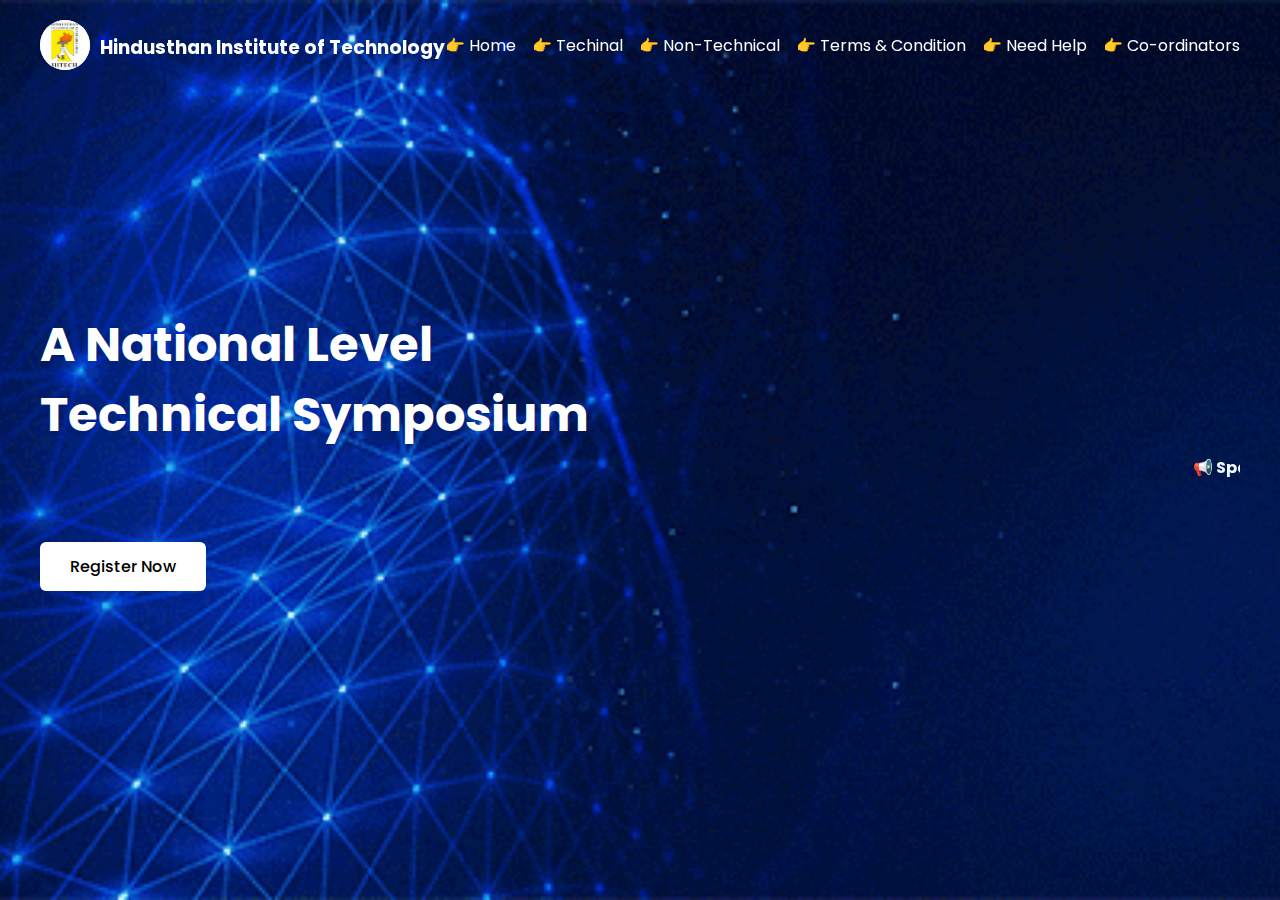
<file: index.html>
<!DOCTYPE html>
<html lang="en">
  <head>
    <meta charset="UTF-8">
    <meta name="viewport" content="width=device-width, initial-scale=1.0">
    <title>Hindusthan</title>
    <link rel="stylesheet" href="main.css">
    <!-- Google Fonts Links For Icon -->
    <link rel="stylesheet" href="https://fonts.googleapis.com/css2?family=Material+Symbols+Outlined:opsz,wght,FILL,GRAD@24,400,0,0">
  </head>
  <body>
    <header>
      <nav class="navbar">
        <!-- <a class="logo" href="#">HiTech<span></span></a> -->
        <div class="logo-container">
          <img src="images.png" alt="logo" class="logo"/>
      </div>
        <h3 style="color: white;">Hindusthan Institute of Technology</h3>
        <ul class="menu-links">
          <span id="close-menu-btn" class="material-symbols-outlined">close</span>
          <li><a href="#">👉 Home</a></li>
          <li><a href="event.html">👉 Techinal </a></li>
          <li><a href="VR.html">👉 Non-Technical </a></li>
          <li><a href="Main rules.jpg">👉 Terms & Condition</a></li>
          <li><a href="login/contact.html">👉 Need Help</a></li>
          <li><a href="coden.html">👉 Co-ordinators</a></li> 
        </ul>
        <span id="hamburger-btn" class="material-symbols-outlined">menu</span>
      </nav>
      <!-- <Center>
        <h4 style="color: white;">Coimbatore - 641032</h4>
      </Center> -->
      
    </header>
    <section class="hero-section">
      <div class="content">
        <h2>A National Level Technical Symposium</h2>
        <marquee behavior="" direction="">
          <h4 style="color: aliceblue;"> 📢 Spartanz2k24 All Events is currently Suspended Due to Parliament Election! 😔 Sorry for inconvenience!"</h4>
        </marquee>
        <a href="event.html">
        <button>Register Now</button>
        </a>
      </div>
    </section>

    <script>
      const header = document.querySelector("header");
      const hamburgerBtn = document.querySelector("#hamburger-btn");
      const closeMenuBtn = document.querySelector("#close-menu-btn");

      // Toggle mobile menu on hamburger button click
      hamburgerBtn.addEventListener("click", () => header.classList.toggle("show-mobile-menu"));

      // Close mobile menu on close button click
      closeMenuBtn.addEventListener("click", () => hamburgerBtn.click());
    </script>
    
  </body>
</html>
</file>
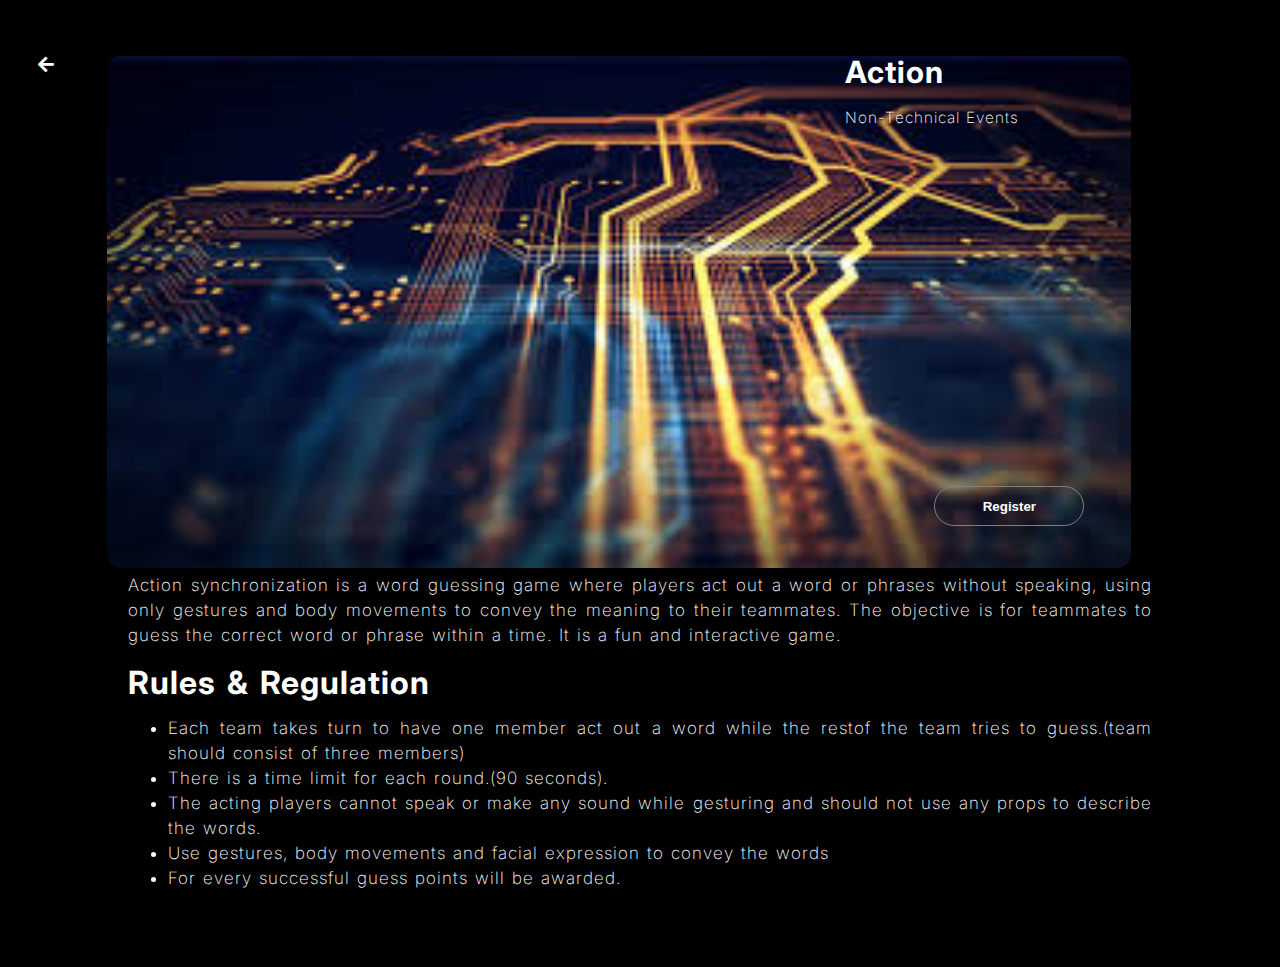
<file: Action.html>
<!DOCTYPE html>
<html lang="en">
<head>
    <meta charset="UTF-8">
    <meta name="viewport" content="width=device-width, initial-scale=1.0">
    <title>Document</title>
    <link rel="stylesheet" href="ui.css">
    <link rel="preconnect" href="https://fonts.googleapis.com">
    <link rel="preconnect" href="https://fonts.gstatic.com" crossorigin>
    <link href="https://fonts.googleapis.com/css2?family=Inter:wght@100&display=swap" rel="stylesheet">
    <link rel="stylesheet" href="https://cdnjs.cloudflare.com/ajax/libs/font-awesome/5.15.3/css/all.min.css" integrity="sha512-...your-integrity-hash-here..." crossorigin="anonymous" referrerpolicy="no-referrer" />
</head>
<body>
    <div class="img">
        <div class="icon">
            <a href="event.html" class="back-button"><i class="fas fa-arrow-left"></i></a>
        </div>
        <div class="icon">
            <img src="action.jpg" alt="" class="uiux">
        </div>
    </div>
    <div class="eventname">
        <h1>Action</h1>
        <p>Non-Technical Events</p>
    </div>

    <div>
        <a href="https://shorturl.at/ghsu2"><button class="btn1" >Register</button></a>
    </div>
    
    <div class="para">
        <p>Action synchronization is a word guessing game where players act out
            a word or phrases without speaking, using only gestures and body movements
            to convey the meaning to their teammates. The objective is for teammates to
            guess the correct word or phrase within a time. It is a fun and interactive
            game.
            </p>
    </div>
    <h1>Rules & Regulation</h1>
    <ul>
        <li>Each team takes turn to have one member act out a word while the restof the team tries to guess.(team should consist of three members)</li>
        <li>There is a time limit for each round.(90 seconds).</li>
        <li>The acting players cannot speak or make any sound while gesturing and should not use any props to describe the words.</li>
        <li>Use gestures, body movements and facial expression to convey the words</li>
        <li>For every successful guess points will be awarded.</li>
    </ul>
    
    <div>
        <a href="https://shorturl.at/ghsu2">
            <button class="btn2">
                 Register
            </button>
        </a>
        
    </div>
   

</body>
</html>
</file>
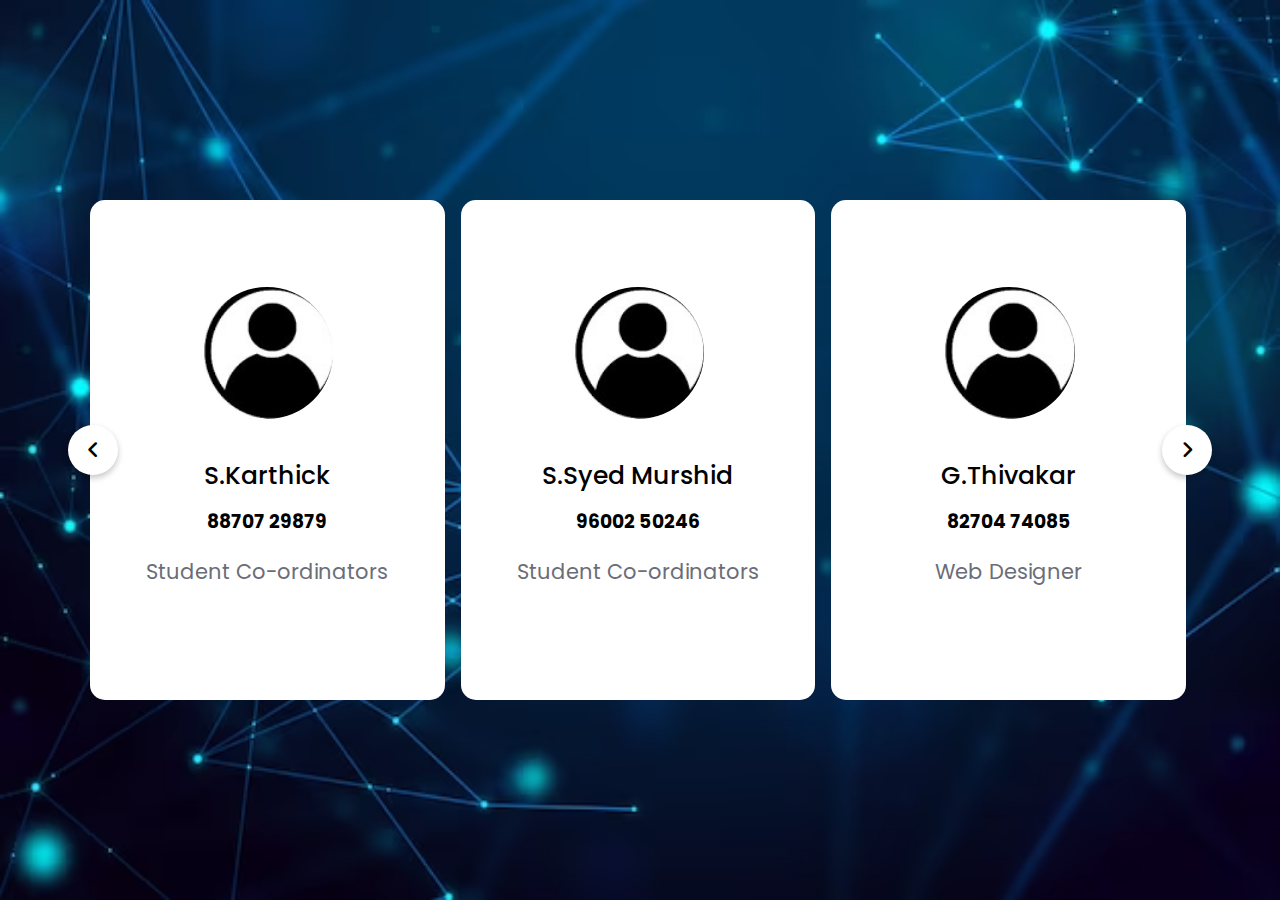
<file: coden.html>
<!DOCTYPE html>
<html lang="en" dir="ltr">
  <head>
    <meta charset="utf-8">
    <title>Hindusthan</title>
    <link rel="stylesheet" href="coden.css">
    <meta name="viewport" content="width=device-width, initial-scale=1.0">
    <!-- Fontawesome Link for Icons -->
    <link rel="stylesheet" href="https://cdnjs.cloudflare.com/ajax/libs/font-awesome/6.3.0/css/all.min.css">
    <script src="coden.js" defer></script>
  </head>
  <body>
    <div>
    </div>
    <div class="wrapper">
      <i id="left" class="fa-solid fa-angle-left"></i>
      <ul class="carousel">
        <!-- <li class="card">
          <div class="img"><img sr="Screenshot (71).png" alt="img" draggable="false"></div>
          <h2>Mr.k.Murgan</h2>
          <span>Faculty Co-ordinator</span>
        </li> -->
        <li class="card">
          <div class="img"><img src="download (2).jpg" alt="img" draggable="false"></div>
          <h2> S.Karthick</h2>
          <h3>88707 29879</h3>
          <span>Student Co-ordinators</span>
        </li>
        <li class="card">
          <div class="img"><img src="download (2).jpg" alt="img" draggable="false"></div>
          <h2>S.Syed Murshid</h2>
          <h3>96002 50246</h3>
          <span>Student Co-ordinators</span>
        </li>
        <li class="card">
          <div class="img"><img src="download (2).jpg" alt="img" draggable="false"></div>
          <h2>G.Thivakar</h2>
          <h3>82704 74085</h3>
          <span>Web Designer</span>
        </li>
        <li class="card">
          <div class="img"><img src="download (2).jpg" alt="img" draggable="false"></div>
          <h2>S.Maheswari</h2>
          <h3>93425 31751</h3>
          <span>Student Co-ordinators</span>
        </li>
      </ul>
      <i id="right" class="fa-solid fa-angle-right"></i>
    </div>

  </body>
</html>
</file>
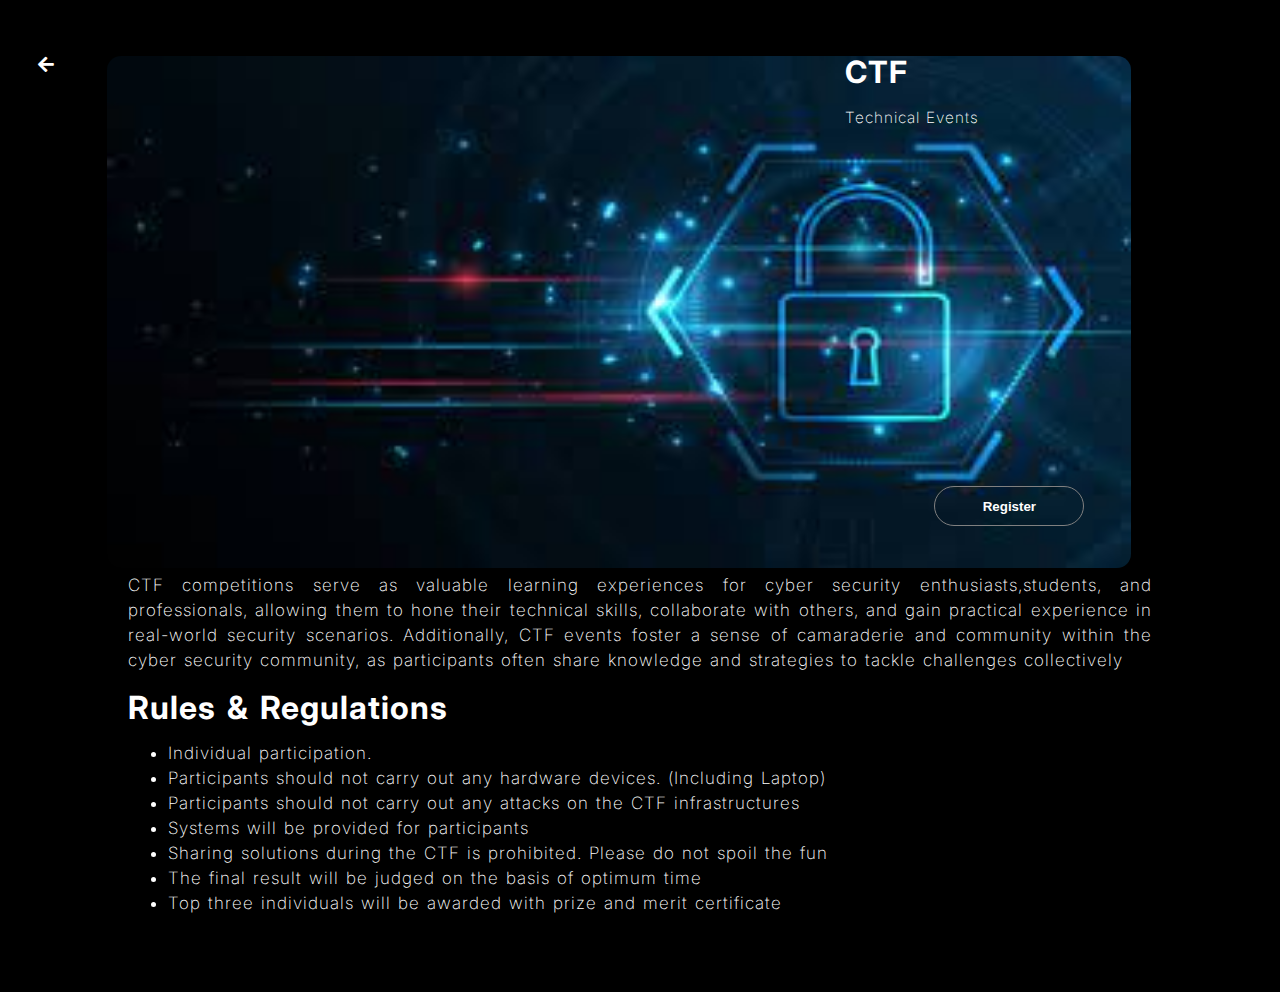
<file: CTF.html>
<!DOCTYPE html>
<html lang="en">
<head>
    <meta charset="UTF-8">
    <meta name="viewport" content="width=device-width, initial-scale=1.0">
    <title>Document</title>
    <link rel="stylesheet" href="ui.css">
    <link rel="preconnect" href="https://fonts.googleapis.com">
    <link rel="preconnect" href="https://fonts.gstatic.com" crossorigin>
    <link href="https://fonts.googleapis.com/css2?family=Inter:wght@100&display=swap" rel="stylesheet">
    <link rel="stylesheet" href="https://cdnjs.cloudflare.com/ajax/libs/font-awesome/5.15.3/css/all.min.css" integrity="sha512-...your-integrity-hash-here..." crossorigin="anonymous" referrerpolicy="no-referrer" />
</head>
<body>
    <div class="img">
        <div class="icon">
            <a href="event.html" class="back-button"><i class="fas fa-arrow-left"></i></a>
        </div>
        <div class="icon">
            <img src="cybersecurity.jpg" alt="" class="uiux">
        </div>
    </div>
    <div class="eventname">
        <h1>CTF</h1>
        <p>Technical Events</p>
    </div>

    <div>
        <a href="https://shorturl.at/ghsu2"><button class="btn1" >Register</button></a>
    </div>
    
    <div class="para">
        <p>CTF competitions serve as valuable learning experiences for cyber
            security enthusiasts,students, and professionals, allowing them to hone their
            technical skills, collaborate with others, and gain practical experience in real-world
            security scenarios. Additionally, CTF events foster a sense of camaraderie and
            community within the cyber security community, as participants often share
            knowledge and strategies to tackle challenges collectively</p>
    </div>
    <h1>Rules & Regulations</h1>
    <ul>
        <li>Individual participation.</li>
        <li>Participants should not carry out any hardware devices. (Including Laptop)</li>
        <li>Participants should not carry out any attacks on the CTF infrastructures</li>
        <li>Systems will be provided for participants</li>
        <li>Sharing solutions during the CTF is prohibited. Please do not spoil the fun</li>
        <li>The final result will be judged on the basis of optimum time</li>
         <li>Top three individuals will be awarded with prize and merit certificate</li>
    </ul>
    
    <div>
        <a href="https://shorturl.at/ghsu2">
            <button class="btn2">
                 Register
            </button>
        </a>
        
    </div>
   

</body>
</html>
</file>
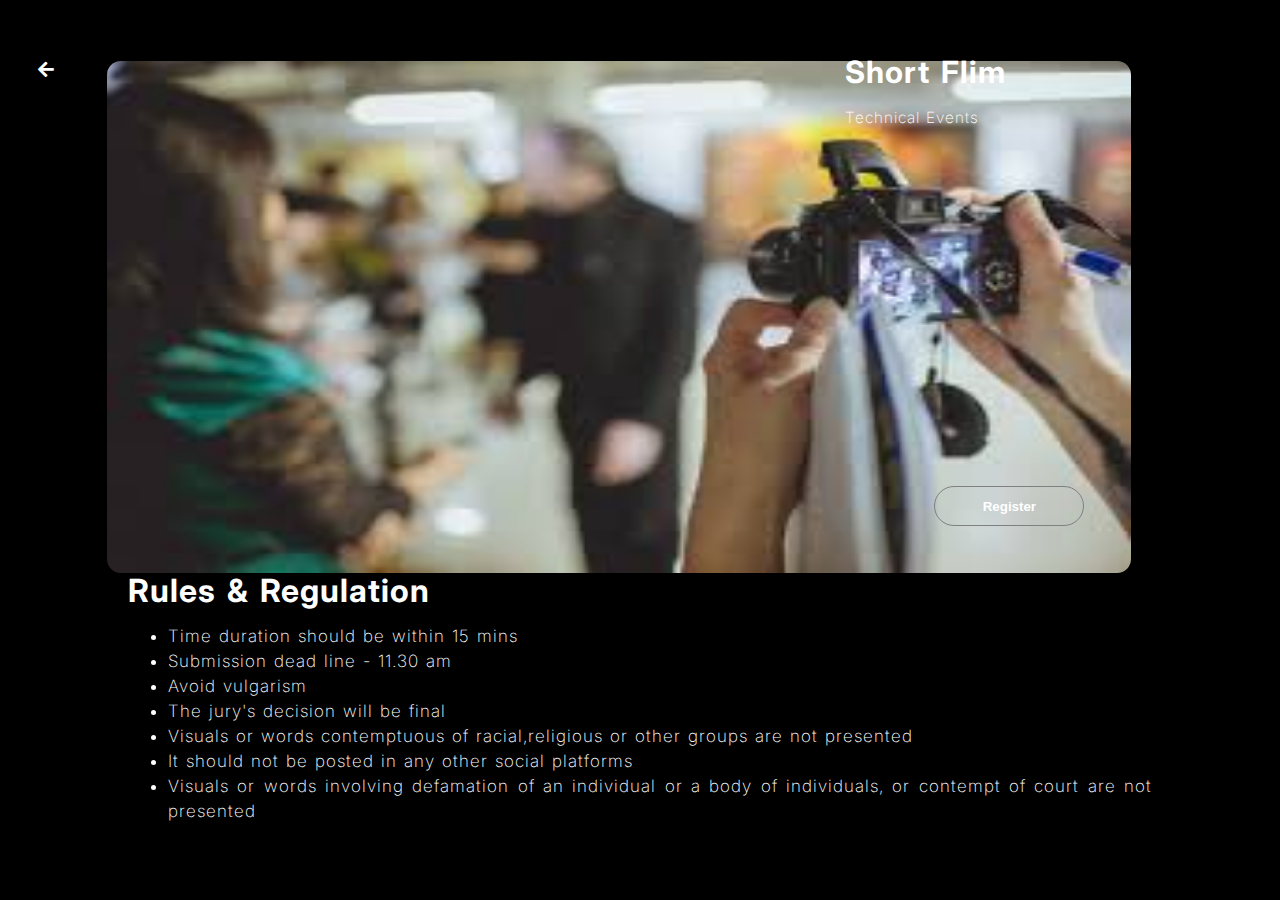
<file: film.html>
<!DOCTYPE html>
<html lang="en">
<head>
    <meta charset="UTF-8">
    <meta name="viewport" content="width=device-width, initial-scale=1.0">
    <title>Document</title>
    <link rel="stylesheet" href="ui.css">
    <link rel="preconnect" href="https://fonts.googleapis.com">
    <link rel="preconnect" href="https://fonts.gstatic.com" crossorigin>
    <link href="https://fonts.googleapis.com/css2?family=Inter:wght@100&display=swap" rel="stylesheet">
    <link rel="stylesheet" href="https://cdnjs.cloudflare.com/ajax/libs/font-awesome/5.15.3/css/all.min.css" integrity="sha512-...your-integrity-hash-here..." crossorigin="anonymous" referrerpolicy="no-referrer" />
</head>
<body>
    <div class="img">
        <div class="icon">
            <a href="event.html" class="back-button"><i class="fas fa-arrow-left"></i></a>
        </div>
        <div class="icon">
            <img src="short.jpg" alt="" class="uiux">
        </div>
    </div>
    <div class="eventname">
        <h1>Short Flim</h1>
        <p>Technical Events</p>
    </div>

    <div>
        <a href="https://shorturl.at/ghsu2"><button class="btn1" >Register</button></a>
    </div>
    
    

    <div class="para">
        <p></p>
    </div>
    <h1>Rules & Regulation </h1>
    <ul>
        <li>Time duration should be within 15 mins</li>
        <li>Submission dead line - 11.30 am</li>
        <li>Avoid vulgarism</li>
        <li>The jury's decision will be final</li>
        <li>Visuals or words contemptuous of racial,religious or other groups are not presented</li>
        <li>It should not be posted in any other social platforms</li>
        <li>Visuals or words involving defamation of an individual or a body of individuals, or contempt of court are not presented</li>
    </ul>
    
    <div>
        <a href="https://shorturl.at/ghsu2">
            <button class="btn2">
                 Register
            </button>
        </a>
        
    </div>
   

</body>
</html>
</file>
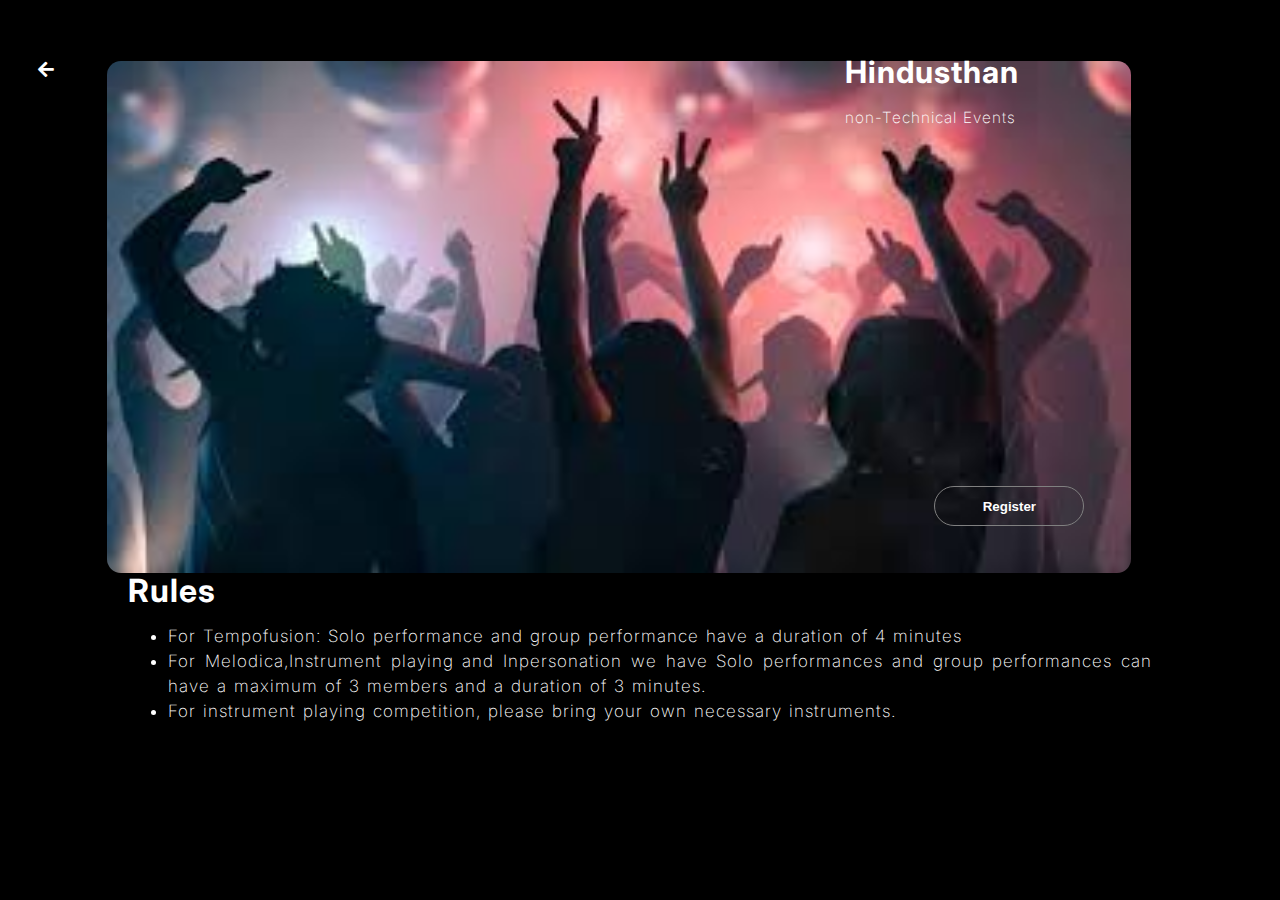
<file: Hindusthan.html>
<!DOCTYPE html>
<html lang="en">
<head>
    <meta charset="UTF-8">
    <meta name="viewport" content="width=device-width, initial-scale=1.0">
    <title>Document</title>
    <link rel="stylesheet" href="ui.css">
    <link rel="preconnect" href="https://fonts.googleapis.com">
    <link rel="preconnect" href="https://fonts.gstatic.com" crossorigin>
    <link href="https://fonts.googleapis.com/css2?family=Inter:wght@100&display=swap" rel="stylesheet">
    <link rel="stylesheet" href="https://cdnjs.cloudflare.com/ajax/libs/font-awesome/5.15.3/css/all.min.css" integrity="sha512-...your-integrity-hash-here..." crossorigin="anonymous" referrerpolicy="no-referrer" />
</head>
<body>
    <div class="img">
        <div class="icon">
            <a href="event.html" class="back-button"><i class="fas fa-arrow-left"></i></a>
        </div>
        <div class="icon">
            <img src="hindusthan.jpg" alt="" class="uiux">
        </div>
    </div>
    <div class="eventname">
        <h1>Hindusthan</h1>
        <p>non-Technical Events</p>
    </div>

    <div>
        <a href="https://shorturl.at/ghsu2"><button class="btn1" >Register</button></a>
    </div>
    

    

    <div class="para">
    <h1>Rules</h1>
    <ul>
        <li>For Tempofusion: Solo performance and group performance have a duration of 4 minutes</li>
        <li>For Melodica,Instrument playing and Inpersonation  we have Solo performances and group performances can have a maximum of 3 members and a duration of 3 minutes.</li>
        <li>For instrument playing competition, please bring your own necessary instruments.</li>
    </ul>
    
    <div>
        <a href="https://shorturl.at/ghsu2">
            <button class="btn2">
                 Register
            </button>
        </a>
        
    </div>
   

</body>
</html>
</file>
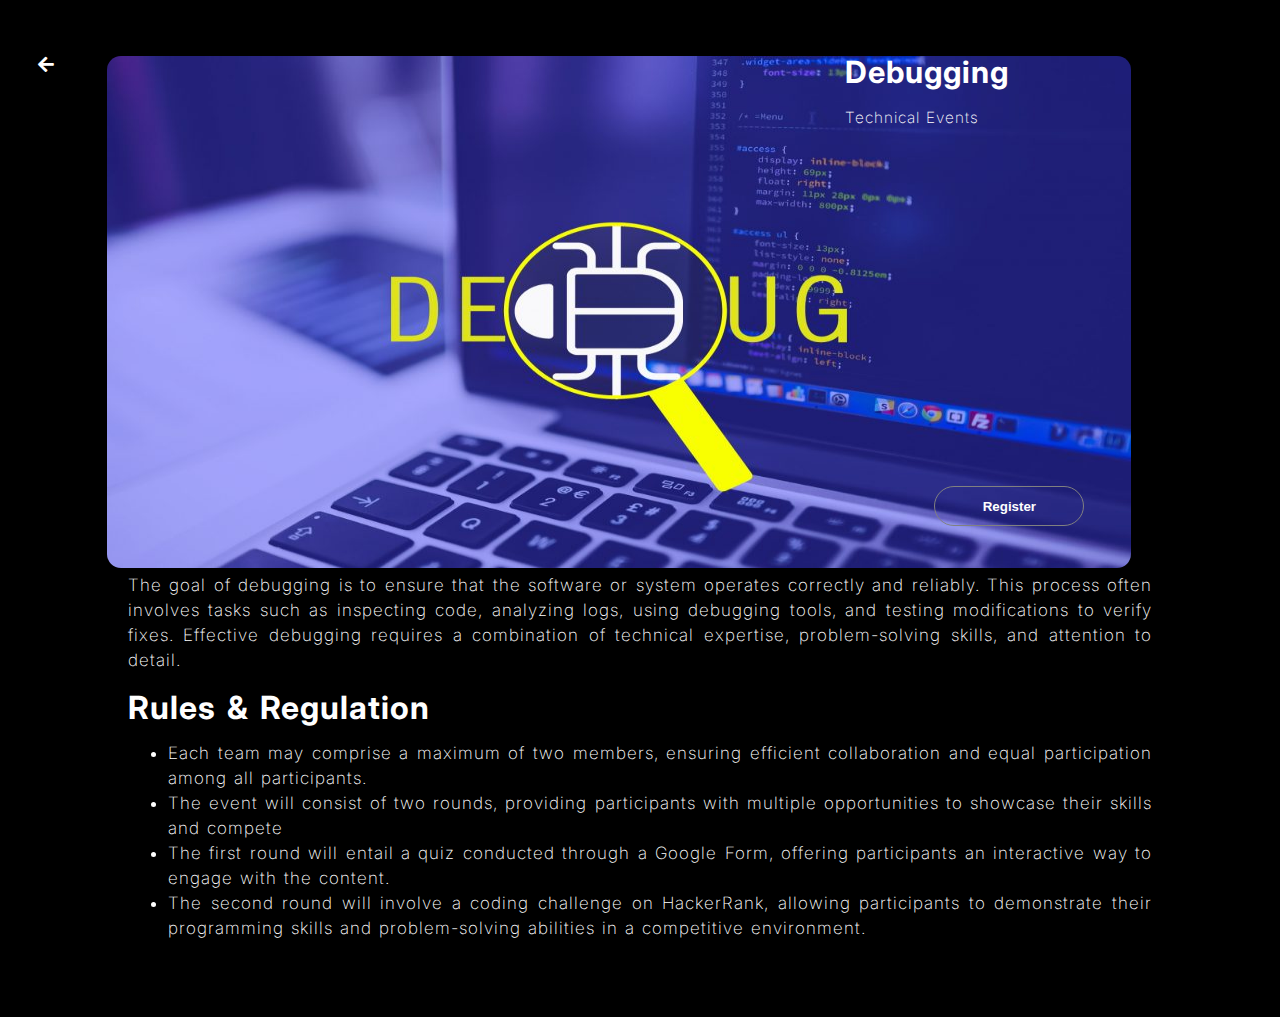
<file: Hugs.html>
<!DOCTYPE html>
<html lang="en">
<head>
    <meta charset="UTF-8">
    <meta name="viewport" content="width=device-width, initial-scale=1.0">
    <title>Document</title>
    <link rel="stylesheet" href="ui.css">
    <link rel="preconnect" href="https://fonts.googleapis.com">
    <link rel="preconnect" href="https://fonts.gstatic.com" crossorigin>
    <link href="https://fonts.googleapis.com/css2?family=Inter:wght@100&display=swap" rel="stylesheet">
    <link rel="stylesheet" href="https://cdnjs.cloudflare.com/ajax/libs/font-awesome/5.15.3/css/all.min.css" integrity="sha512-...your-integrity-hash-here..." crossorigin="anonymous" referrerpolicy="no-referrer" />
</head>
<body>
    <div class="img">
        <div class="icon">
            <a href="event.html" class="back-button"><i class="fas fa-arrow-left"></i></a>
        </div>
        <div class="icon">
            <img src="hugsforbugs.jpg" alt="" class="uiux">
        </div>
    </div>
    <div class="eventname">
        <h1>Debugging</h1>
        <p>Technical Events</p>
    </div>

    <div>
        <a href="https://shorturl.at/ghsu2"><button class="btn1" >Register</button></a>
    </div>

    <div class="para">
        <p>The goal of debugging is to ensure that the software or system operates correctly
            and reliably. This process often involves tasks such as inspecting code, analyzing
            logs, using debugging tools, and testing modifications to verify fixes. Effective
            debugging requires a combination of technical expertise, problem-solving skills,
            and attention to detail.
            </p>
    </div>
    <h1>Rules & Regulation</h1>
    <ul>
        <li>Each team may comprise a maximum of two members, ensuring efficient
            collaboration and equal participation among all participants.</li>
        <li>The event will consist of two rounds, providing participants with multiple
            opportunities to showcase their skills and compete</li>
        <li>The first round will entail a quiz conducted through a Google Form,
            offering participants an interactive way to engage with the content.</li>
        <li>The second round will involve a coding challenge on HackerRank, allowing
            participants to demonstrate their programming skills and problem-solving
            abilities in a competitive environment.</li>
    </ul>
    
    <div>
        <a href="https://shorturl.at/ghsu2">
            <button class="btn2">
                 Register
            </button>
        </a>
        
    </div>
   

</body>
</html>
</file>
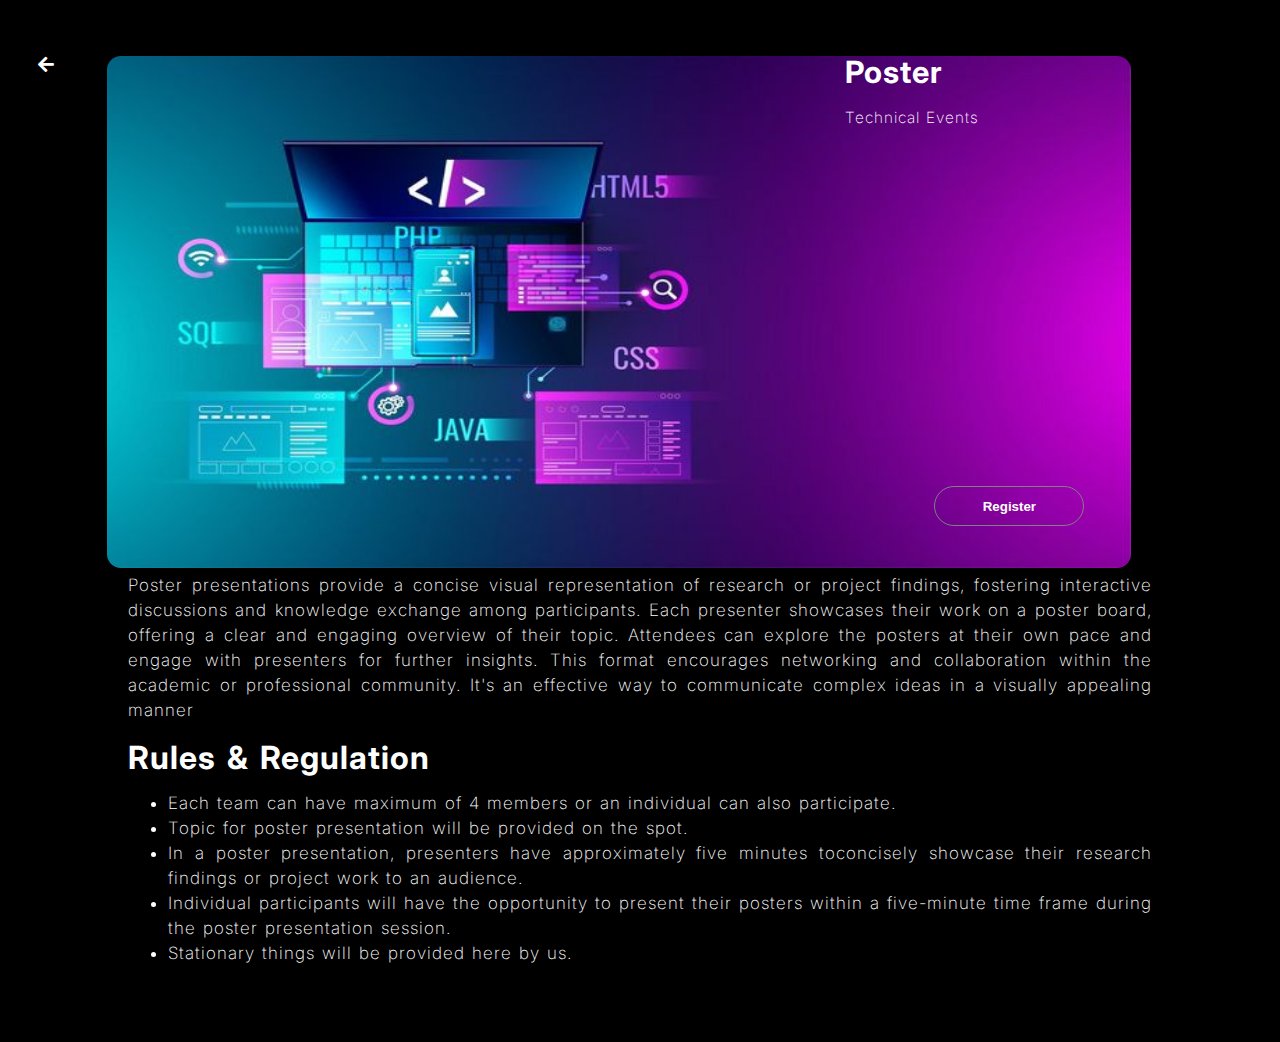
<file: paper.html>
<!DOCTYPE html>
<html lang="en">
<head>
    <meta charset="UTF-8">
    <meta name="viewport" content="width=device-width, initial-scale=1.0">
    <title>Document</title>
    <link rel="stylesheet" href="ui.css">
    <link rel="preconnect" href="https://fonts.googleapis.com">
    <link rel="preconnect" href="https://fonts.gstatic.com" crossorigin>
    <link href="https://fonts.googleapis.com/css2?family=Inter:wght@100&display=swap" rel="stylesheet">
    <link rel="stylesheet" href="https://cdnjs.cloudflare.com/ajax/libs/font-awesome/5.15.3/css/all.min.css" integrity="sha512-...your-integrity-hash-here..." crossorigin="anonymous" referrerpolicy="no-referrer" />
</head>
<body>
    <div class="img">
        <div class="icon">
            <a href="event.html" class="back-button"><i class="fas fa-arrow-left"></i></a>
        </div>
        <div class="icon">
            <img src="web designing logo.jpg" alt="" class="uiux">
        </div>
    </div>
    <div class="eventname">
        <h1>Poster</h1>
        <p>Technical Events</p>
    </div>

    <div>
        <a href="https://shorturl.at/ghsu2"><button class="btn1" >Register</button></a>
    </div>
    

    <div class="para">
        <p>Poster presentations provide a concise visual representation of research or
            project findings, fostering interactive discussions and knowledge exchange among
            participants. Each presenter showcases their work on a poster board, offering a
            clear and engaging overview of their topic. Attendees can explore the posters at
            their own pace and engage with presenters for further insights. This format
            encourages networking and collaboration within the academic or professional
            community. It's an effective way to communicate complex ideas in a visually
            appealing manner</p>
    </div>
    <h1>Rules & Regulation</h1>
    <ul>
        <li>Each team can have maximum of 4 members or an individual can also participate.</li>
        <li>Topic for poster presentation will be provided on the spot.</li>
        <li>In a poster presentation, presenters have approximately five minutes toconcisely showcase their research findings or project work to an audience.</li>
        <li>Individual participants will have the opportunity to present their posters within a five-minute time frame during the poster presentation session.</li>
        <li>Stationary things will be provided here by us.</li>
    </ul>
    
    <div>
        <a href="https://shorturl.at/ghsu2">
            <button class="btn2">
                 Register
            </button>
        </a>
        
    </div>
   

</body>
</html>
</file>
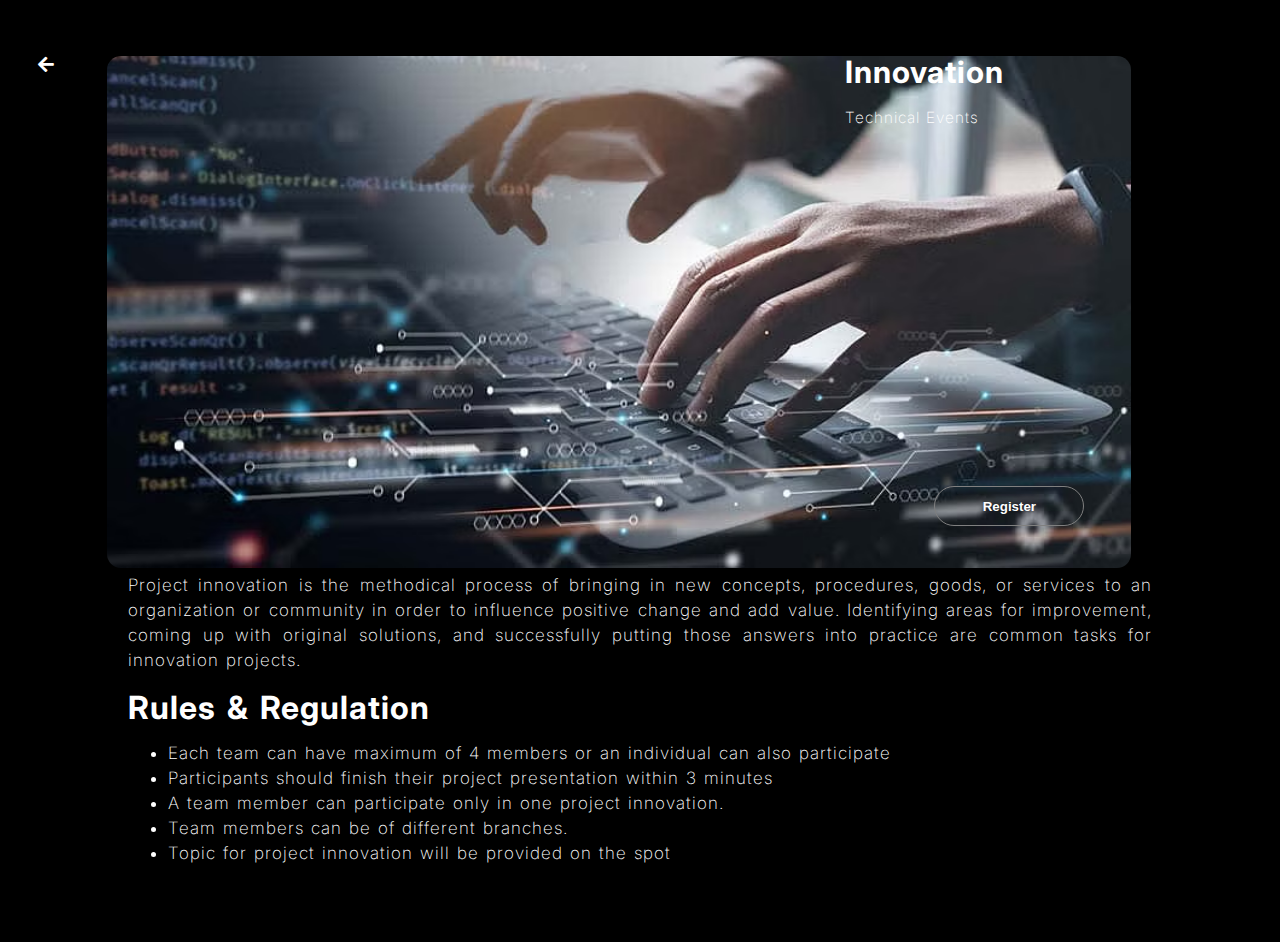
<file: project.html>
<!DOCTYPE html>
<html lang="en">
<head>
    <meta charset="UTF-8">
    <meta name="viewport" content="width=device-width, initial-scale=1.0">
    <title>Document</title>
    <link rel="stylesheet" href="ui.css">
    <link rel="preconnect" href="https://fonts.googleapis.com">
    <link rel="preconnect" href="https://fonts.gstatic.com" crossorigin>
    <link href="https://fonts.googleapis.com/css2?family=Inter:wght@100&display=swap" rel="stylesheet">
    <link rel="stylesheet" href="https://cdnjs.cloudflare.com/ajax/libs/font-awesome/5.15.3/css/all.min.css" integrity="sha512-...your-integrity-hash-here..." crossorigin="anonymous" referrerpolicy="no-referrer" />
</head>
<body>
    <div class="img">
        <div class="icon">
            <a href="event.html" class="back-button"><i class="fas fa-arrow-left"></i></a>
        </div>
        <div class="icon">
            <img src="project_innovation.avif" alt="" class="uiux">
        </div>
    </div>
    <div class="eventname">
        <h1>Innovation</h1>
        <p>Technical Events</p>
    </div>

    <div>
        <a href="https://shorturl.at/ghsu2"><button class="btn1" >Register</button></a>
    </div>

    <div class="para">
        <p>Project innovation is the methodical process of bringing in new concepts,
            procedures, goods, or services to an organization or community in order to
            influence positive change and add value. Identifying areas for
            improvement, coming up with original solutions, and successfully putting
            those answers into practice are common tasks for innovation projects.</p>
    </div>
    <h1>Rules & Regulation</h1>
    <ul>
        <li>Each team can have maximum of 4 members or an individual can also
            participate</li>
        <li>Participants should finish their project presentation within 3 minutes</li>
        <li>A team member can participate only in one project innovation.</li>
        <li>Team members can be of different branches.</li>
        <li>Topic for project innovation will be provided on the spot</li>
    </ul>
    
    <div>
        <a href="https://shorturl.at/ghsu2">
            <button class="btn2">
                 Register
            </button>
        </a>
        
    </div>
   

</body>
</html>
</file>
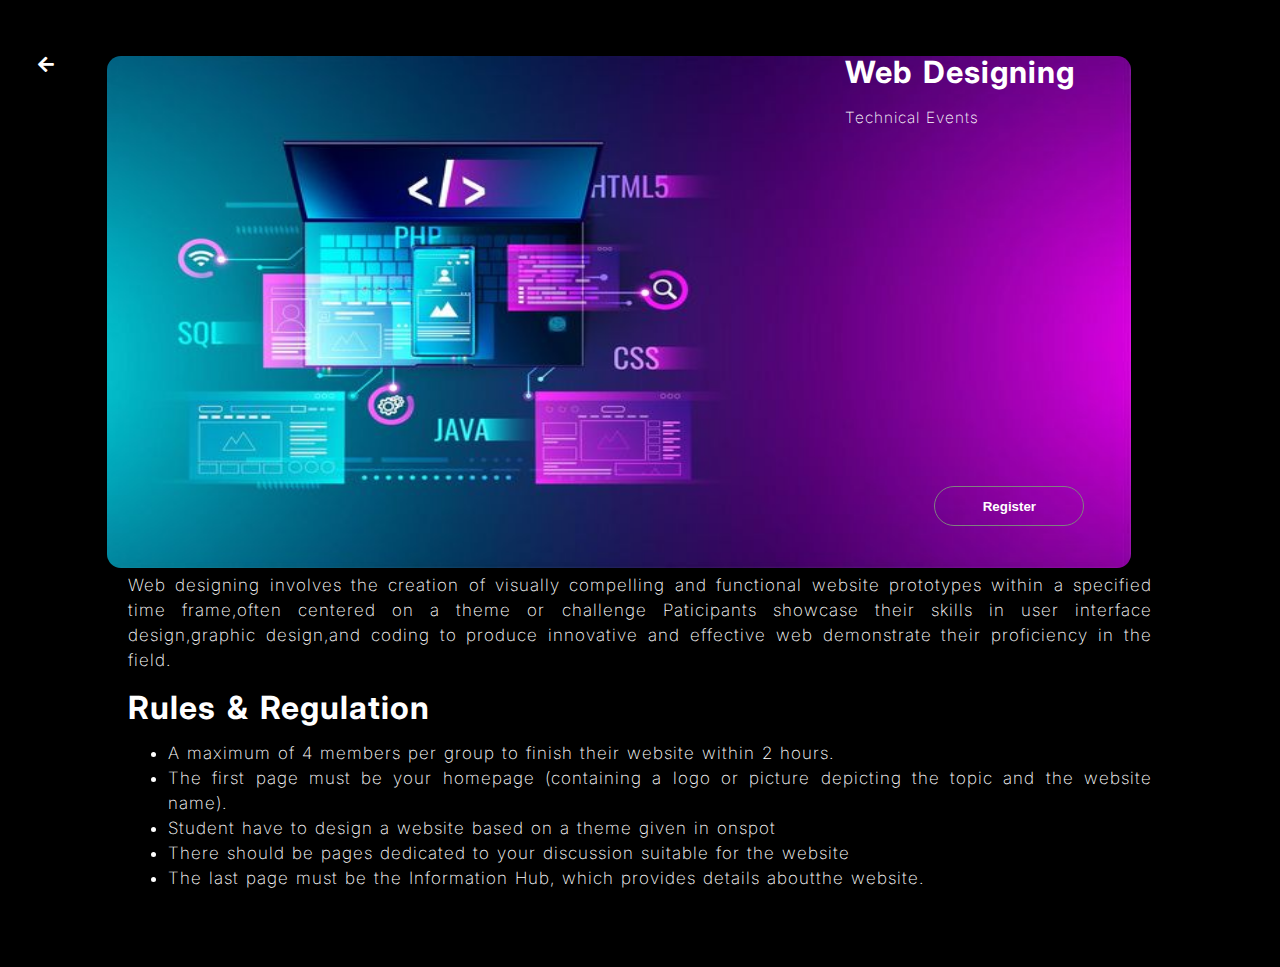
<file: ui.html>
<!DOCTYPE html>
<html lang="en">
<head>
    <meta charset="UTF-8">
    <meta name="viewport" content="width=device-width, initial-scale=1.0">
    <title>Document</title>
    <link rel="stylesheet" href="ui.css">
    <link rel="preconnect" href="https://fonts.googleapis.com">
    <link rel="preconnect" href="https://fonts.gstatic.com" crossorigin>
    <link href="https://fonts.googleapis.com/css2?family=Inter:wght@100&display=swap" rel="stylesheet">
    <link rel="stylesheet" href="https://cdnjs.cloudflare.com/ajax/libs/font-awesome/5.15.3/css/all.min.css" integrity="sha512-...your-integrity-hash-here..." crossorigin="anonymous" referrerpolicy="no-referrer" />
</head>
<body>
    <div class="img">
        <div class="icon">
            <a href="event.html" class="back-button"><i class="fas fa-arrow-left"></i></a>
        </div>
        <div class="icon">
            <img src="web designing logo.jpg" alt="" class="uiux">
        </div>
    </div>
    <div class="eventname">
        <h1>Web Designing</h1>
        <p>Technical Events</p>
    </div>

    <div>
        <a href="https://shorturl.at/ghsu2"><button class="btn1" >Register</button></a>
    </div>
    

    <div class="para">
        <p>Web designing involves the creation of visually compelling and functional website prototypes within a specified time frame,often centered on a theme or challenge Paticipants showcase their skills in user interface design,graphic design,and coding to produce innovative and effective web demonstrate their proficiency in the field.</p>
    </div>
    <h1>Rules & Regulation</h1>
    <ul>
        <li>A maximum of 4 members per group to finish their website within 2 hours.</li>
        <li>The first page must be your homepage (containing a logo or picture depicting the topic and the website name).</li>
        <li>Student have to design a website based on a theme given in onspot</li>
        <li>There should be pages dedicated to your discussion suitable for the website</li>
        <li>The last page must be the Information Hub, which provides details aboutthe website.</li>
    </ul>
    
    <div>
        <a href="https://shorturl.at/ghsu2">
            <button class="btn2">
                 Register
            </button>
        </a>
        
    </div>
   

</body>
</html>
</file>
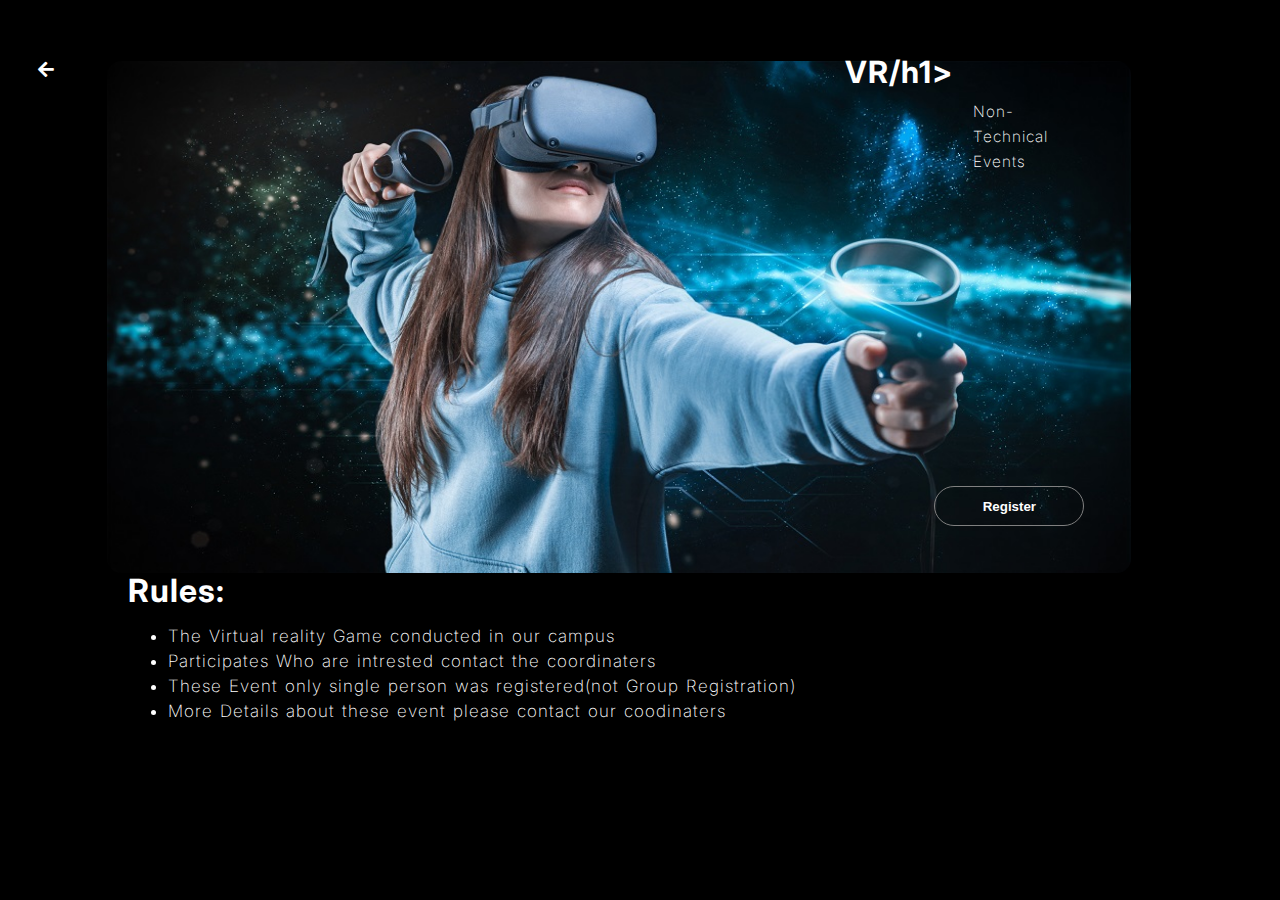
<file: VR.html>
<!DOCTYPE html>
<html lang="en">
<head>
    <meta charset="UTF-8">
    <meta name="viewport" content="width=device-width, initial-scale=1.0">
    <title>Document</title>
    <link rel="stylesheet" href="ui.css">
    <link rel="preconnect" href="https://fonts.googleapis.com">
    <link rel="preconnect" href="https://fonts.gstatic.com" crossorigin>
    <link href="https://fonts.googleapis.com/css2?family=Inter:wght@100&display=swap" rel="stylesheet">
    <link rel="stylesheet" href="https://cdnjs.cloudflare.com/ajax/libs/font-awesome/5.15.3/css/all.min.css" integrity="sha512-...your-integrity-hash-here..." crossorigin="anonymous" referrerpolicy="no-referrer" />
</head>
<body>
    <div class="img">
        <div class="icon">
            <a href="event.html" class="back-button"><i class="fas fa-arrow-left"></i></a>
        </div>
        <div class="icon">
            <img src="Virtual-Reality-Gaming.jpg" alt="" class="uiux">
        </div>
    </div>
    <div class="eventname">
        <h1>VR/h1>
        <p>Non-Technical Events</p>
    </div>

    <div>
        <a href="https://shorturl.at/ghsu2"><button class="btn1" >Register</button></a>
    </div>
    

    <!-- <button class="button1">
        <img src="images/tag.png" alt="">
        <span>Figma</span>
    </button>
    <button class="button2">
        <img src="images/tag.png" alt="">
        <span>Adobe XD</span>
    </button> -->
    

    <div class="para">
        
    </div>
    <h1>Rules:</h1>
    <ul>
        <li>The Virtual reality Game conducted in our campus</li>
        <li>Participates Who are intrested contact the coordinaters</li>
        <li>These Event only single person was registered(not Group Registration)</li>
        <li>More Details about these event please contact our coodinaters</li>
    </ul>
    
    <div>
        <a href="https://shorturl.at/ghsu2">
            <button class="btn2">
                 Register
            </button>
        </a>
        
    </div>
   

</body>
</html>
</file>
<file: main.css>
/* Importing Google font - Poppins */
@import url('https://fonts.googleapis.com/css2?family=Poppins:wght@300;400;500;600;700&display=swap');

* {
  margin: 0;
  padding: 0;
  box-sizing: border-box;
  font-family: 'Poppins', sans-serif;
}

header {
  position: fixed;
  top: 0;
  left: 0;
  width: 100%;
  padding: 20px;
}

header .navbar {
  display: flex;
  align-items: center;
  justify-content: space-between;
  max-width: 1200px;
  margin: 0 auto;
}
header .navbar h3{
  margin-top: 5px;
}

/* .navbar .logo {
  color: #fff;
  font-weight: 600;
  font-size: 2.1rem;
  text-decoration: none;
} */
.logo-container{
  background-color: white;
  border-radius: 50px;
  width: 50px;
  height: 50px;
  margin-right: 10px;
}
.logo{
  border-radius: 50px;
  width: 50px;
  height: 50px;
}

/* .navbar .logo span {
  color: #C06B3E;
} */

.navbar .menu-links {
  display: flex;
  list-style: none;
  gap: 16px;
}

.navbar a {
  color: #fff;
  text-decoration: none;
  transition: 0.2s ease;
}

.navbar a:hover {
  color: #C06B3E;
}

.hero-section {
  height: 100vh;
  background-image: url("giphy.gif");
  background-position: center;
  background-size: cover;
  display: flex;
  align-items: center;
  padding: 0 20px;
}

.hero-section .content {
  max-width: 1200px;
  margin: 0 auto;
  width: 100%;
  color: #fff;
}

.hero-section .content h2 {
  font-size: 3rem;
  max-width: 600px;
  line-height: 70px;
}
.hero-section .content h4{
  margin-top: 5px;
}

.hero-section .content p {
  font-weight: 300;
  max-width: 600px;
  margin-top: 15px;
}

.hero-section .content button {
  background: #fff;
  padding: 12px 30px;
  border: none;
  font-size: 1rem;
  border-radius: 6px;
  margin-top: 55px;
  cursor: pointer;
  font-weight: 500;
  transition: 0.2s ease;
}

.hero-section .content button:hover {
  color: #fff;
  background: #C06B3E;
}

#close-menu-btn {
  position: absolute;
  right: 20px;
  top: 20px;
  cursor: pointer;
  display: none;
}

#hamburger-btn {
  color: #fff;
  cursor: pointer;
  display: none;
}

@media (max-width: 768px) {
  header {
    padding: 10px;
  }

  header.show-mobile-menu::before {
    content: "";
    position: fixed;
    left: 0;
    top: 0;
    width: 100%;
    height: 100%;
    backdrop-filter: blur(5px);
  }

  .navbar .logo {
    font-size: 1.7rem;
  }

    
  #hamburger-btn, #close-menu-btn {
    display: block;
  }

  .navbar .menu-links {
    position: fixed;
    top: 10px;
    left: -250px;
    width: 250px;
    height: 50vh;
    background: hsla(0, 0%, 96%, 0.938);
    flex-direction: column;
    padding: 70px 40px 0;
    transition: left 0.2s ease;
    border-radius: 15px;
  }

  header.show-mobile-menu .navbar .menu-links {
    left: 0;
  }

  .navbar a {
    color: black;
  }
  .navbar a:hover{
    color: red;
  }

  .hero-section .content {
    text-align: center;
  }

  .hero-section .content :is(h2, p) {
    max-width: 100%;
  }

  .hero-section .content h2 {
    font-size: 2.3rem;
    line-height: 60px;
  }
  
  .hero-section .content button {
    padding: 9px 18px;
  }
}
</file>
<file: ui.css>
body{
    margin: 0px;
    background-color: black;
    padding-bottom: 30px;
    margin-bottom: 30px;
  
}

.icon{
    margin-top: 3vw;
    margin-left: 3vw;
    float: left;
    }

.back-button{
    color: white;
    font-size: 18px;
}
.uiux{
    width: 80vw;
    height: 40vw;
    border: 1px solid black;
    border-radius: 15px;
    margin-left: 1vw;
    
}
.arw{
    width: 3vw;
}

.eventname{
    font-size: 1.2vw;
    width: 40vw;
    height: 120px;
    position: absolute;
    left: 56vw;
    top: 4vw;
    margin-top: -1vw;

}


button{
    width: 15vw;
    max-width: 150px;
    height: 5vh;
    background-color: grey;
    border: 1px solid grey;
    border-radius: 5px;
    
    
}


button>span,button>img{
    color: white;
    vertical-align: middle;
     
}

.button1 img,.button2 img{
    width: 2vw;
}

.button1{
    margin-left: 10vw;
    
  
}

.button1{
    margin-top: 20px;
    
    
}

.button2{
    margin-left: 1vw;
}

p,li{
    color: white;
    margin-left: 10vw ;
    margin-right: 10vw;
    font-size: 17px;
    word-spacing: 1px;
    line-height: 25px;
    letter-spacing: 1px;
    font-weight: 200;
    font-family: 'Inter';
    text-align: justify;
}

h1{
    color: white;
    margin-left: 10vw ;
    margin-right: 10vw;
    font-stretch: expanded;
    word-spacing: 3px;
    line-height: 25px;
    letter-spacing: 1px;
    font-family: 'Inter';
    
}


h3{
    color: white;
    font-stretch: expanded;
    word-spacing: 3px;
    line-height: 25px;
    letter-spacing: 1px;
    font-style: italic;
}

.eventname p{
    font-size: 1.2vw;
}


.btn1{
    color: white;
    background-color: transparent;
    border-radius: 20px;
    position: absolute;
    left: 73vw;
    top: 38vw;
    font-weight: 600;
    text-align: center;
    height: 5vw;
    max-height: 40px;
}

.btn2{
    display: none;
}


.btn1:hover{
    background-color: white;
    color: black;
}

.button1:hover{
    color: white;
        background: linear-gradient(to right,rgb(255, 0, 255),rgb(71, 71, 185));
}


.button2:hover{
    color: white;
        background: linear-gradient(to right,rgb(0, 38, 255),rgb(185, 126, 71));
}

@media(max-width:430px){
    .eventname p{
        margin-top: -14px;
    }
    
    .button1,.button2{
        width: 90px;
        height:30px ;
        background-color: grey;
        border: 1px solid grey;
        border-radius: 5px;
    }

    button>span,button>img{
        color: white;
        vertical-align: middle;
         
    }
    


    .button img{
        width: 2vw;
    }

    .btn2{
        color: white;
        background: linear-gradient(to right,rgb(255, 0, 255),rgb(71, 71, 185));
        border-radius: 20px;
        position: relative; 
        top: 20px;
          
        display: block;
        font-size:20px ;        
        font-weight: 600;
        text-align: center;
        width: 150px;
        margin-left: 100px;
        
    }
    
    .btn1{
        position: absolute;
        top:138px;
        font-size: 10px;
    }

    a{
        text-decoration: none;
    }

    .button1{
        color: white;
            background: linear-gradient(to right,rgb(255, 0, 255),rgb(71, 71, 185));
    }
    
    
    .button2{
        color: white;
            background: linear-gradient(to right,rgb(255, 0, 255),rgb(71, 71, 185));
}
}
</file>
<file: coden.css>
/* Import Google font - Poppins */
@import url('https://fonts.googleapis.com/css2?family=Poppins:wght@400;500;600&display=swap');
* {
  margin: 0;
  padding: 0;
  box-sizing: border-box;
  font-family: "Poppins", sans-serif;
}
body {
  display: flex;
  padding: 0 35px;
  align-items: center;
  justify-content: center;
  min-height: 100vh;
  background: url(background.jpg);
  background-repeat: no-repeat;
  background-attachment: fixed;
  background-size: 100% 100%;
}
.wrapper {
  max-width: 1100px;
  width: 100%;
  position: relative;
}
.wrapper i {
  top: 50%;
  height: 50px;
  width: 50px;
  cursor: pointer;
  font-size: 1.25rem;
  position: absolute;
  text-align: center;
  line-height: 50px;
  background: #fff;
  border-radius: 50%;
  box-shadow: 0 3px 6px rgba(0,0,0,0.23);
  transform: translateY(-50%);
  transition: transform 0.1s linear;
}
.wrapper i:active{
  transform: translateY(-50%) scale(0.85);
}
.wrapper i:first-child{
  left: -22px;
}
.wrapper i:last-child{
  right: -22px;
}
.wrapper .carousel{
  display: grid;
  grid-auto-flow: column;
  grid-auto-columns: calc((100% / 3) - 12px);
  overflow-x: auto;
  scroll-snap-type: x mandatory;
  gap: 16px;
  border-radius: 8px;
  scroll-behavior: smooth;
  scrollbar-width: none;
}
.carousel::-webkit-scrollbar {
  display: none;
}
.carousel.no-transition {
  scroll-behavior: auto;
}
.carousel.dragging {
  scroll-snap-type: none;
  scroll-behavior: auto;
}
.carousel.dragging .card {
  cursor: grab;
  user-select: none;
}
.carousel :where(.card, .img) {
  display: flex;
  justify-content: center;
  align-items: center;
}
.carousel .card {
  scroll-snap-align: start;
  height: 500px;
  list-style: none;
  background: #fff;
  cursor: pointer;
  padding-bottom: 15px;
  flex-direction: column;
  border-radius: 15px;
}
.carousel .card .img {
  background: white;
  height: 148px;
  width: 148px;
  border-radius: 50%;
}
.card .img img {
  width: 140px;
  height: 140px;
  border-radius: 50%;
  object-fit: cover;
  border: 4px solid #fff;
}
.carousel .card h2 {
  font-weight: 500;
  font-size: 1.56rem;
  margin: 30px 0 5px;
}
.carousel .card h3{
  margin-top: 8px;
}
.carousel .card span {
  color: #6A6D78;
  font-size: 1.31rem;
  padding: 20px;
}

@media screen and (max-width: 900px) {
  .wrapper .carousel {
    grid-auto-columns: calc((100% / 2) - 9px);
  }
}

@media screen and (max-width: 600px) {
  .wrapper .carousel {
    grid-auto-columns: 100%;
  }
}
</file>
